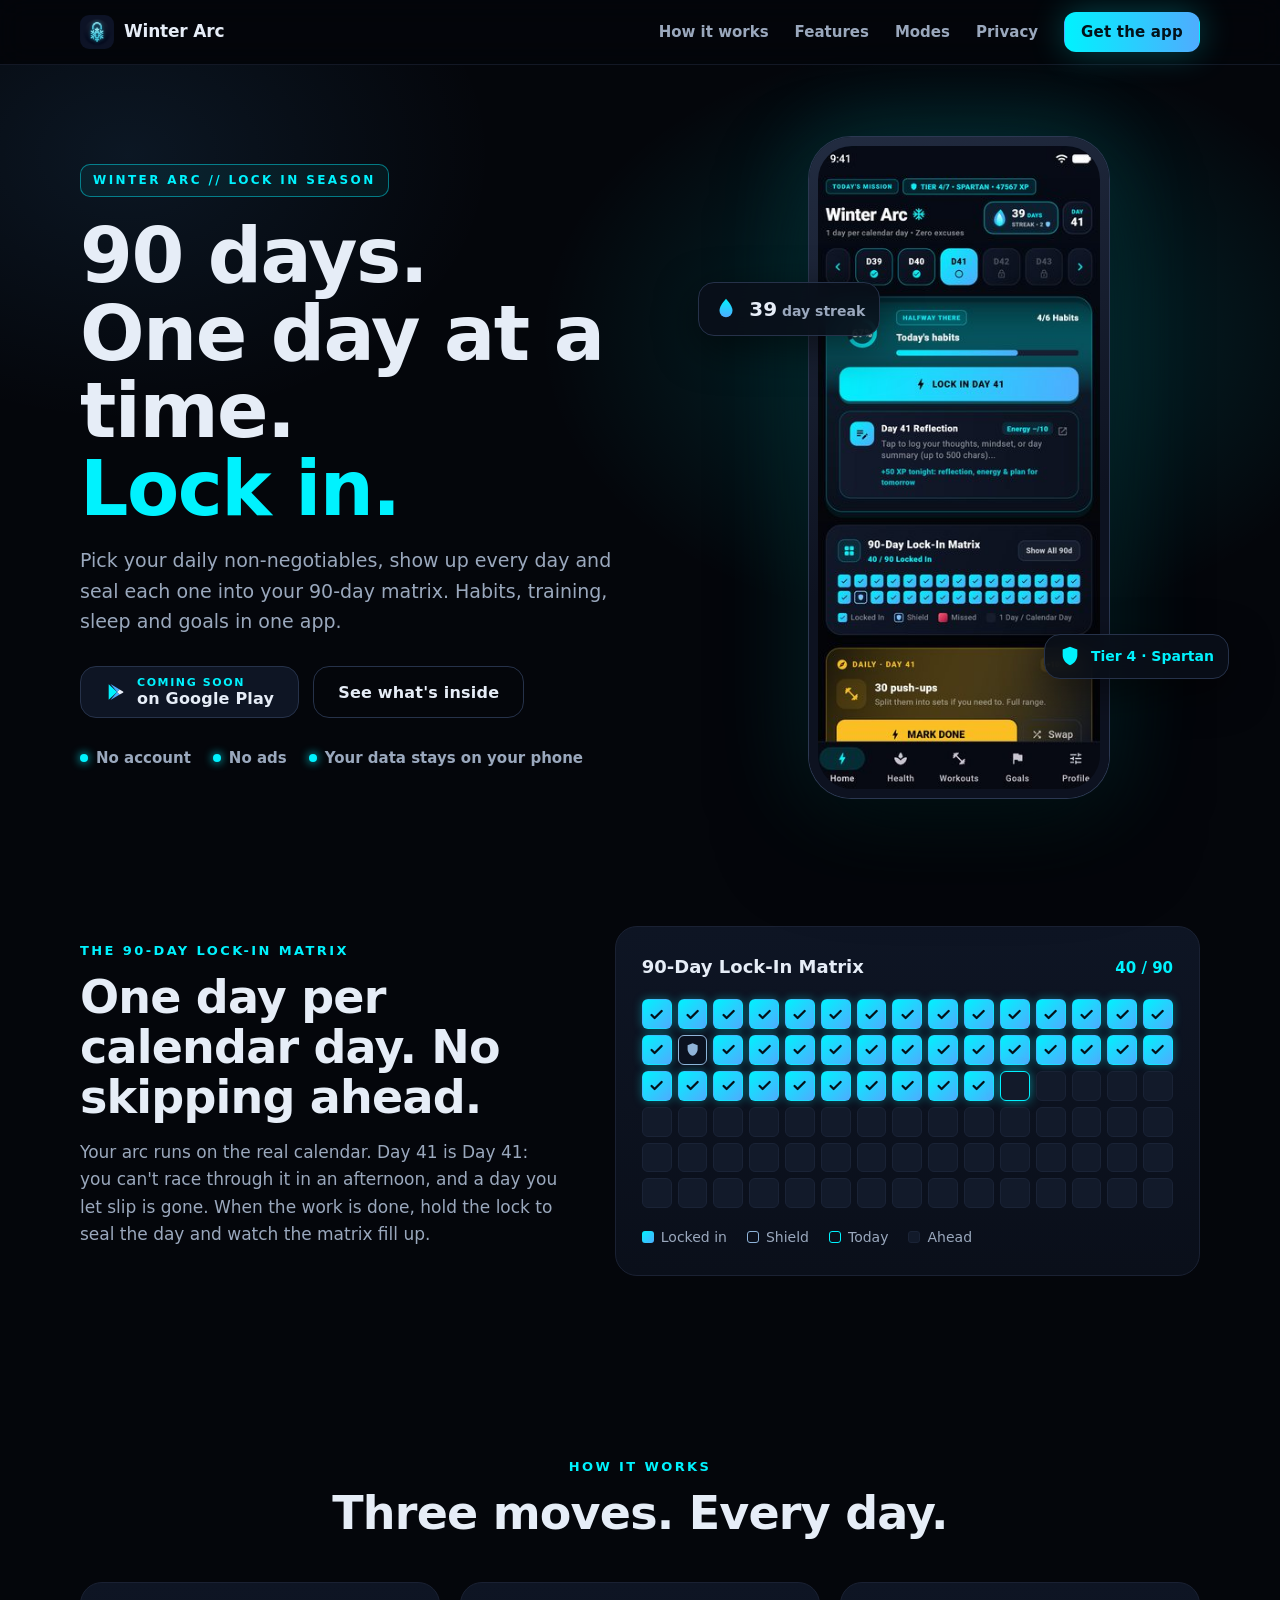
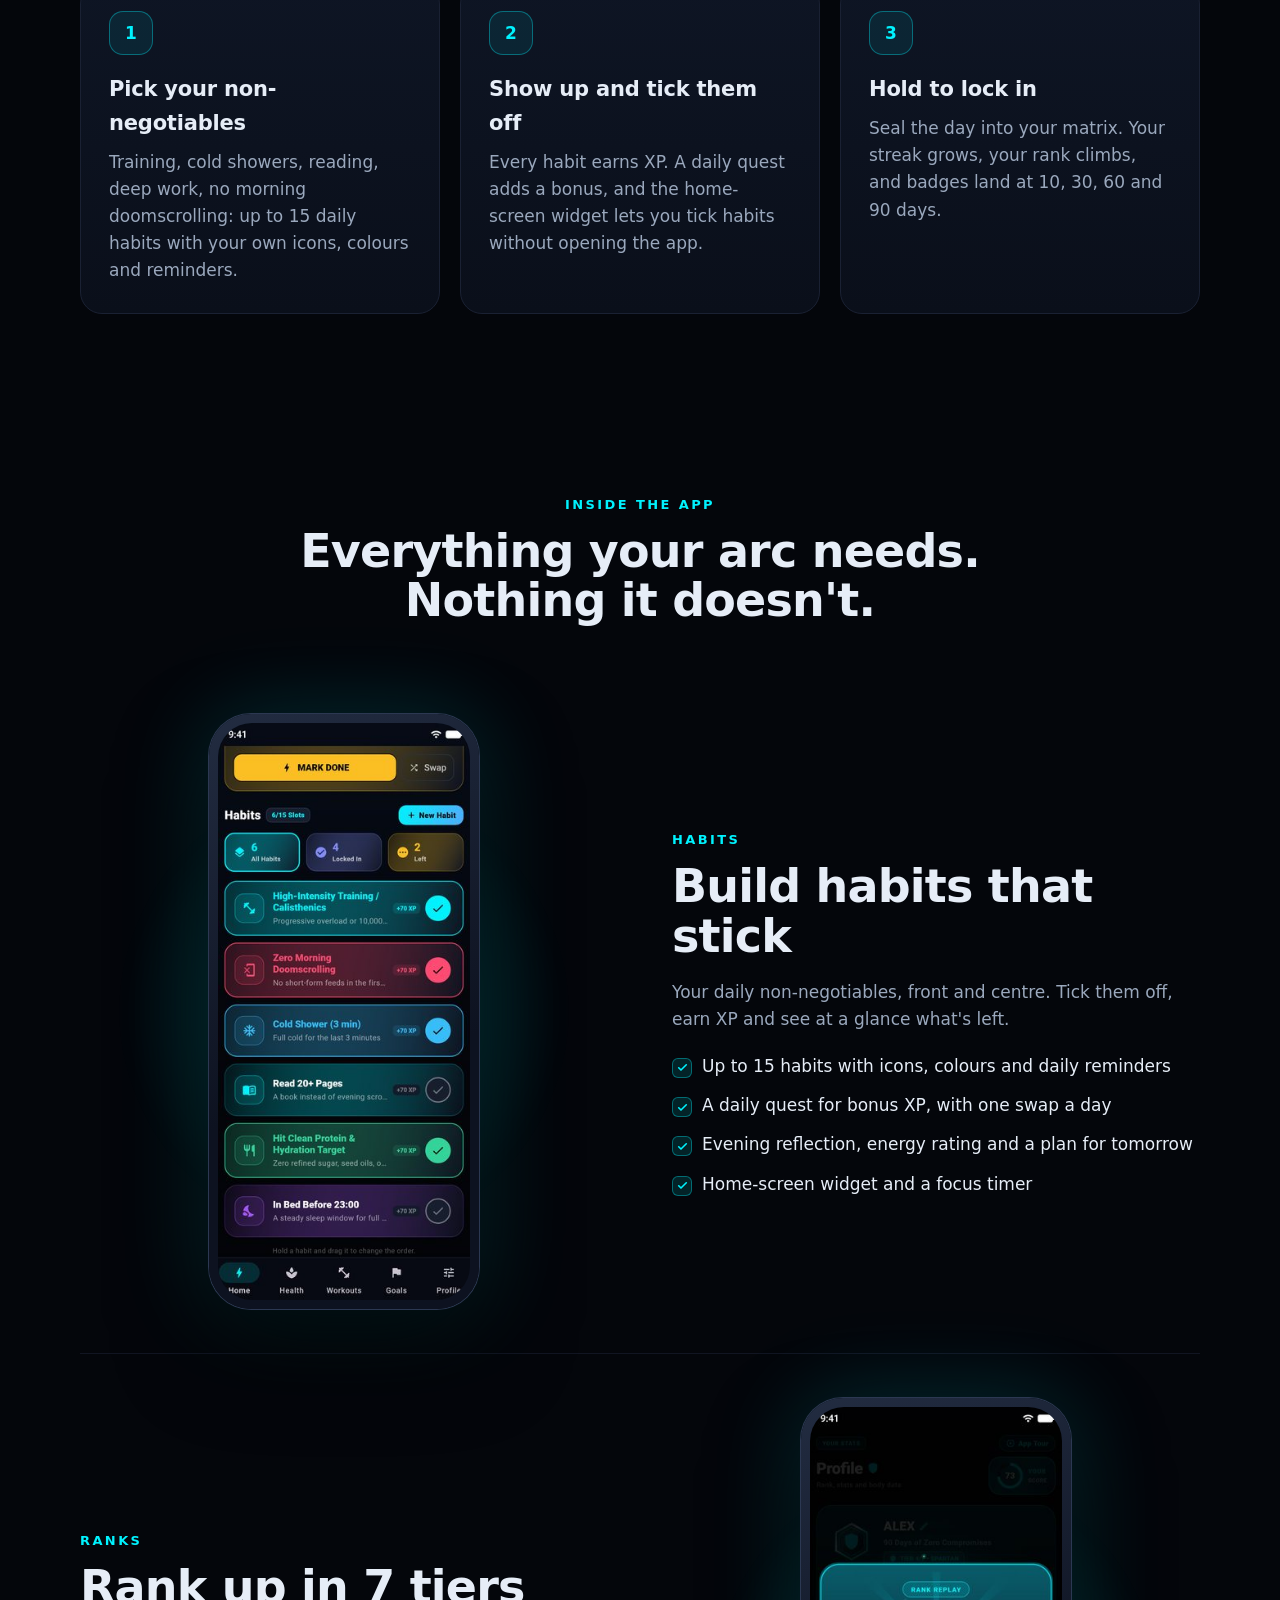
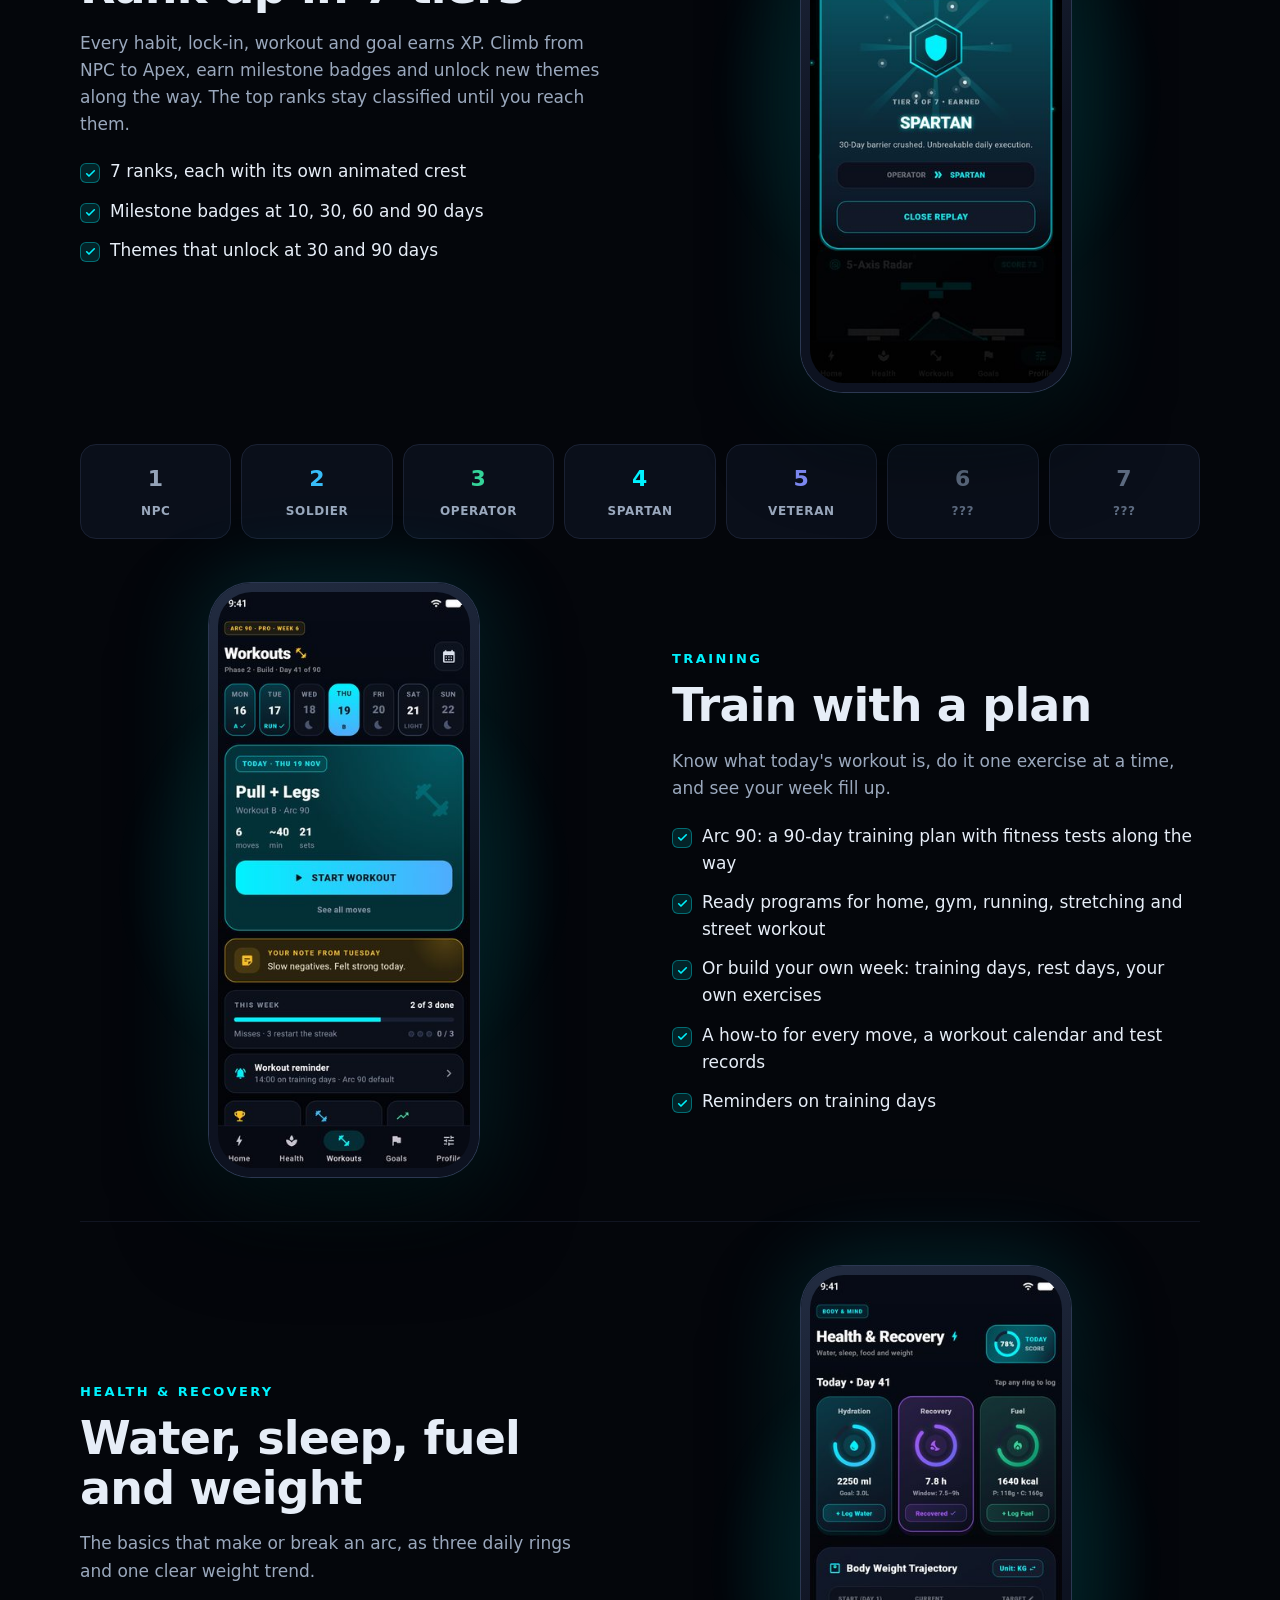
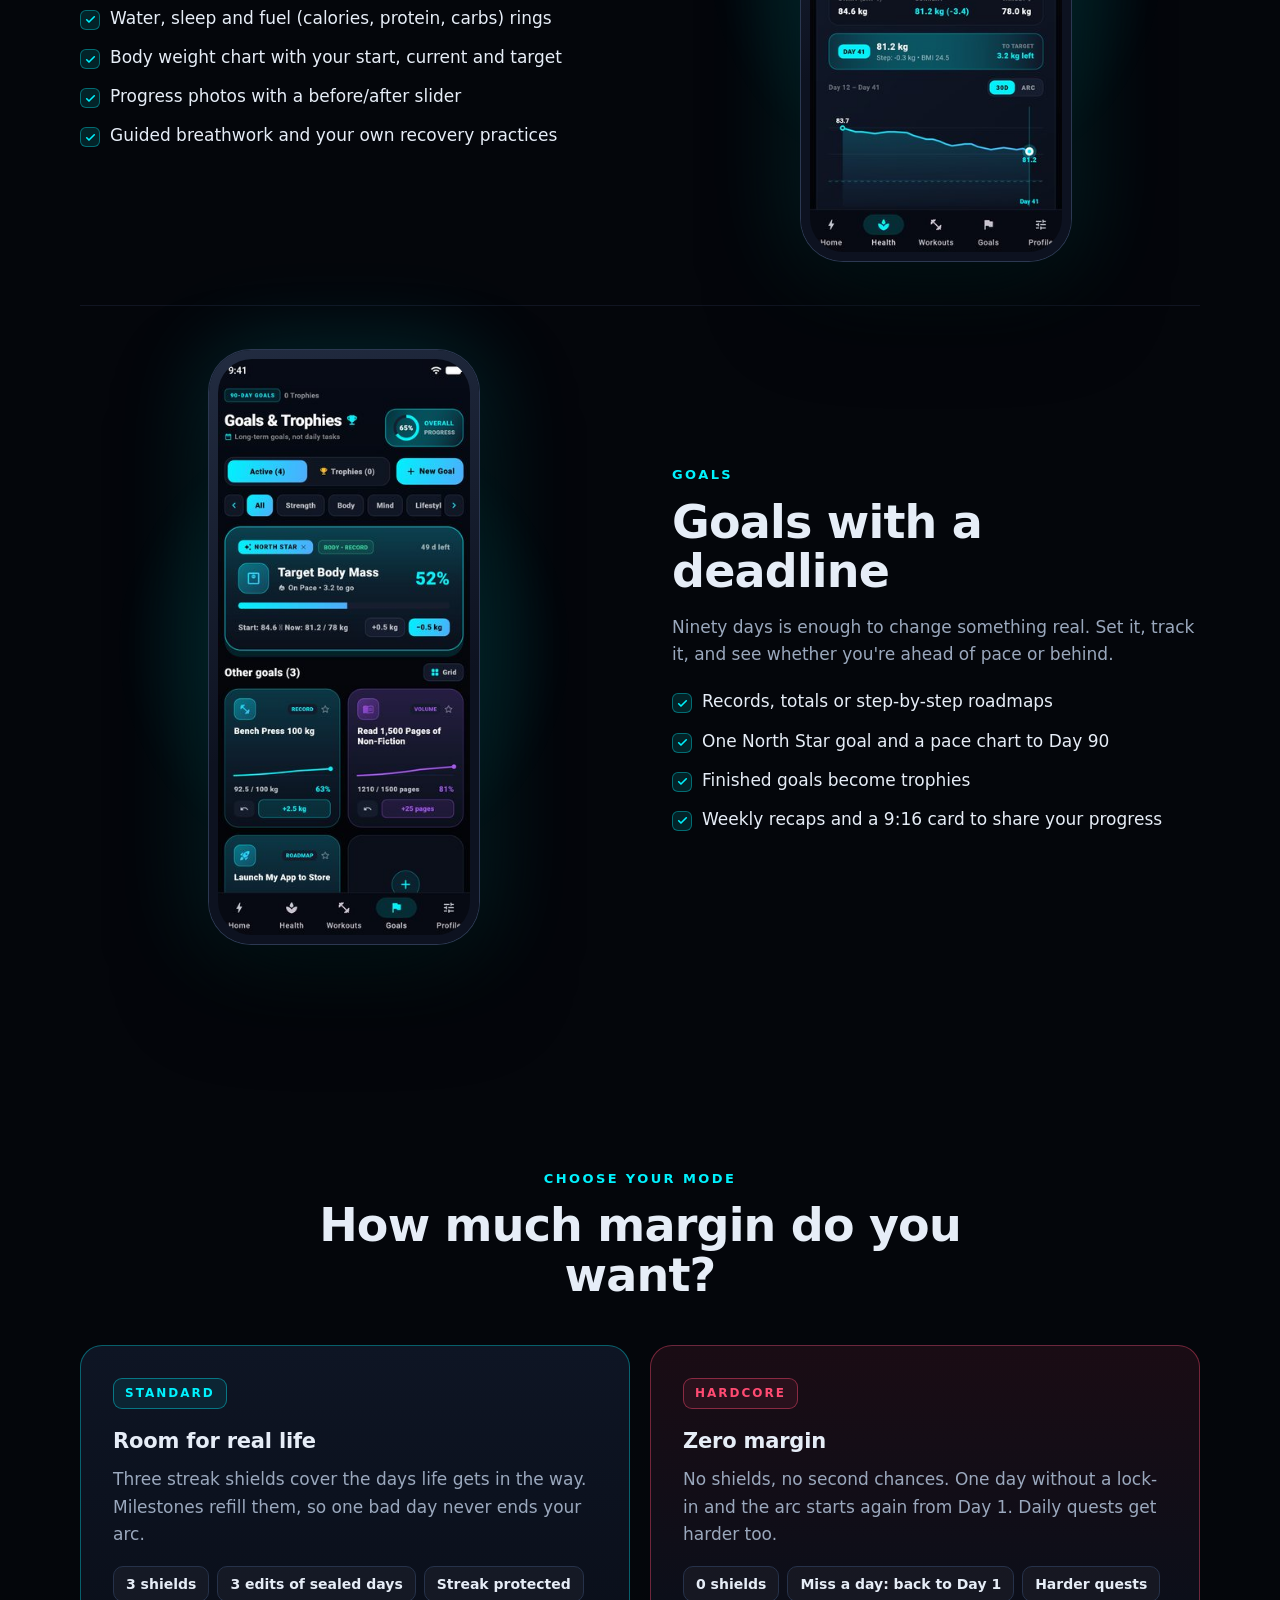
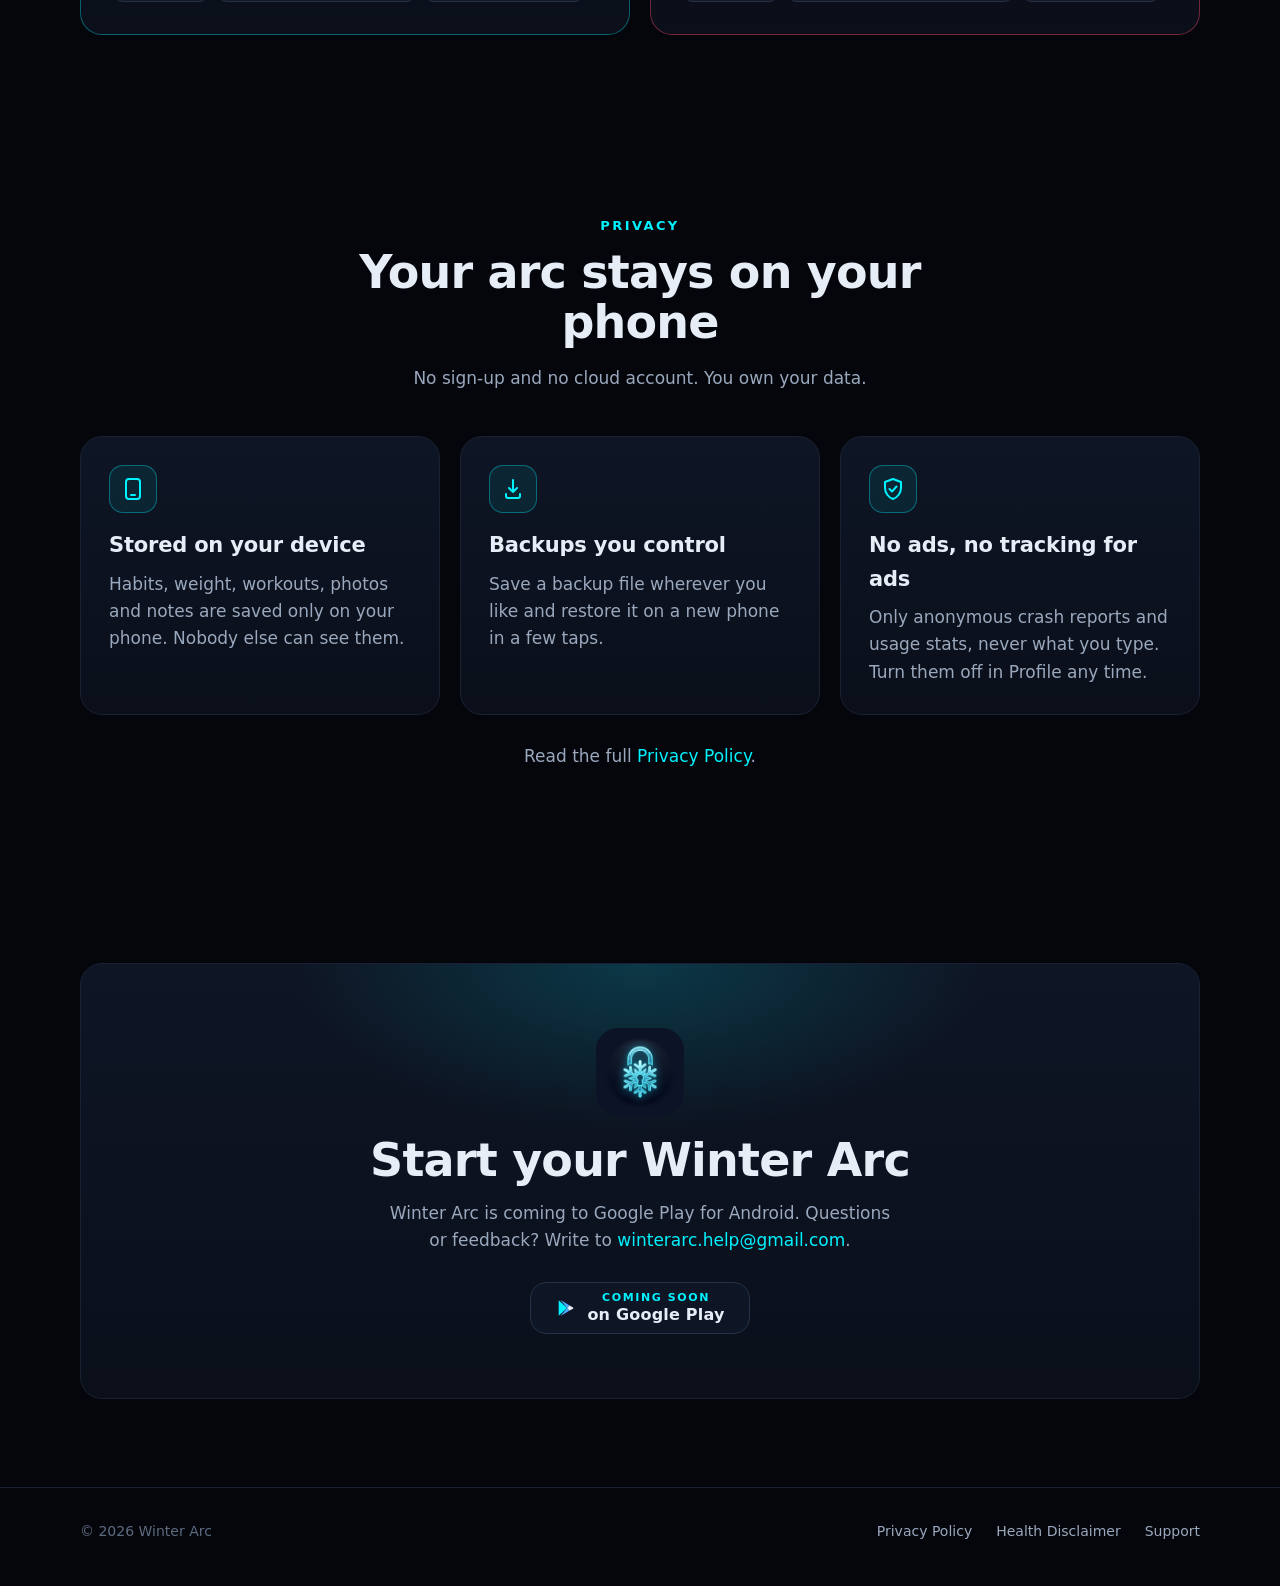
<file: index.html>
<!doctype html>
<html lang="en">
<head>
  <meta charset="utf-8">
  <meta name="viewport" content="width=device-width, initial-scale=1">
  <title>Winter Arc: 90 Day Challenge</title>
  <meta name="description" content="A 90-day discipline tracker for Android: daily habits, workouts, streaks and ranks. One day per calendar day. No account, no ads.">
  <meta name="theme-color" content="#04060b">
  <link rel="icon" type="image/png" sizes="32x32" href="assets/favicon-32.png">
  <link rel="icon" type="image/png" sizes="192x192" href="assets/icon-192.png">
  <link rel="apple-touch-icon" href="assets/apple-touch-icon.png">
  <link rel="canonical" href="https://winterarc-app.github.io/">

  <meta property="og:type" content="website">
  <meta property="og:title" content="Winter Arc: 90 Day Challenge">
  <meta property="og:description" content="90 days. One day at a time. Daily habits, workouts, streaks and ranks.">
  <meta property="og:url" content="https://winterarc-app.github.io/">
  <meta property="og:image" content="https://winterarc-app.github.io/assets/og-image.png">
  <meta name="twitter:card" content="summary_large_image">

  <link rel="stylesheet" href="assets/site.css">
</head>
<body>

<header class="site-header">
  <div class="wrap">
    <a class="brand" href="./"><img src="assets/icon-192.png" alt="">Winter Arc</a>
    <nav class="nav" aria-label="Main">
      <a href="#how">How it works</a>
      <a href="#features">Features</a>
      <a href="#modes">Modes</a>
      <a href="privacy-policy.html">Privacy</a>
      <a class="btn btn-primary btn-sm" href="#get">Get the app</a>
    </nav>
  </div>
</header>

<main>

  <!-- HERO -->
  <section class="hero">
    <div class="glow"></div>
    <div class="wrap">
      <div>
        <span class="eyebrow">Winter Arc // Lock in season</span>
        <h1>90 days.<br>One day at a time.<br><span class="accent">Lock in.</span></h1>
        <p class="lead">Pick your daily non-negotiables, show up every day and seal each one into your 90-day matrix. Habits, training, sleep and goals in one app.</p>
        <div class="cta-row">
          <span class="btn btn-soon" id="get" role="note" aria-label="Coming soon on Google Play">
            <svg width="22" height="22" viewBox="0 0 24 24" aria-hidden="true"><path d="M4 3.5v17l9.2-8.5L4 3.5z" fill="#00f2fe"/><path d="M13.2 12 16 9.4 6 3.2l7.2 8.8z" fill="#4facfe"/><path d="M13.2 12 6 20.8l10-6.2-2.8-2.6z" fill="#4facfe"/><path d="m16 9.4 3.6 2.1c.6.3.6 1.1 0 1.4L16 14.6 13.2 12 16 9.4z" fill="#e6edf7"/></svg>
            <span><small>COMING SOON</small>on Google Play</span>
          </span>
          <a class="btn btn-ghost" href="#features">See what's inside</a>
        </div>
        <ul class="trust">
          <li>No account</li>
          <li>No ads</li>
          <li>Your data stays on your phone</li>
        </ul>
      </div>

      <div class="hero-visual">
        <div class="chip chip-streak">
          <svg width="26" height="26" viewBox="0 0 24 24" aria-hidden="true"><path d="M12 2.5c3.6 4.2 6 7.6 6 11a6 6 0 0 1-12 0c0-3.4 2.4-6.8 6-11z" fill="url(#drop)"/><defs><linearGradient id="drop" x1="0" y1="0" x2="0" y2="1"><stop offset="0" stop-color="#00f2fe"/><stop offset="1" stop-color="#4facfe"/></linearGradient></defs></svg>
          <span><b>39</b> <span class="dim">day streak</span></span>
        </div>
        <div class="chip chip-rank">
          <svg width="22" height="22" viewBox="0 0 24 24" aria-hidden="true"><path d="M12 2 4 5v6c0 5 3.4 9.4 8 11 4.6-1.6 8-6 8-11V5l-8-3z" fill="#00f2fe"/></svg>
          Tier 4 · Spartan
        </div>
        <div class="phone">
          <img src="assets/screen-home-640.jpg" srcset="assets/screen-home-320.jpg 320w, assets/screen-home-480.jpg 480w, assets/screen-home-640.jpg 640w, assets/screen-home-960.jpg 960w, assets/screen-home-1280.jpg 1280w" sizes="min(282px, calc(78vw - 18px))" width="1280" height="2819" alt="Winter Arc home screen: Day 41, 4 of 6 habits done, the Lock In button and the 90-day matrix">
        </div>
      </div>
    </div>
  </section>

  <!-- MATRIX -->
  <section class="matrix-section" id="how">
    <div class="wrap">
      <div class="reveal">
        <span class="kicker">The 90-day lock-in matrix</span>
        <h2>One day per calendar day. No skipping ahead.</h2>
        <p class="muted">Your arc runs on the real calendar. Day 41 is Day 41: you can't race through it in an afternoon, and a day you let slip is gone. When the work is done, hold the lock to seal the day and watch the matrix fill up.</p>
      </div>
      <div class="card matrix-card reveal" aria-label="A 90-day matrix with 40 days locked in and one shielded day">
        <div class="matrix-top">
          <strong>90-Day Lock-In Matrix</strong>
          <span id="matrix-count">0 / 90</span>
        </div>
        <div class="matrix" id="matrix"></div>
        <div class="legend">
          <span><i style="background:linear-gradient(135deg,#00f2fe,#4facfe)"></i>Locked in</span>
          <span><i style="border:1.5px solid #8fb4d9"></i>Shield</span>
          <span><i style="border:1.5px solid #00f2fe"></i>Today</span>
          <span><i style="background:#121a2a;border:1px solid #1a2336"></i>Ahead</span>
        </div>
      </div>
    </div>
  </section>

  <!-- STEPS -->
  <section>
    <div class="wrap">
      <div class="section-head center reveal">
        <span class="kicker">How it works</span>
        <h2>Three moves. Every day.</h2>
      </div>
      <div class="steps">
        <div class="card step reveal">
          <div class="step-num">1</div>
          <h3>Pick your non-negotiables</h3>
          <p>Training, cold showers, reading, deep work, no morning doomscrolling: up to 15 daily habits with your own icons, colours and reminders.</p>
        </div>
        <div class="card step reveal">
          <div class="step-num">2</div>
          <h3>Show up and tick them off</h3>
          <p>Every habit earns XP. A daily quest adds a bonus, and the home-screen widget lets you tick habits without opening the app.</p>
        </div>
        <div class="card step reveal">
          <div class="step-num">3</div>
          <h3>Hold to lock in</h3>
          <p>Seal the day into your matrix. Your streak grows, your rank climbs, and badges land at 10, 30, 60 and 90 days.</p>
        </div>
      </div>
    </div>
  </section>

  <!-- FEATURES -->
  <section id="features">
    <div class="wrap">
      <div class="section-head center reveal">
        <span class="kicker">Inside the app</span>
        <h2>Everything your arc needs. Nothing it doesn't.</h2>
      </div>

      <div class="feature reveal">
        <div class="feature-media">
          <div class="phone"><img src="assets/screen-habits-640.jpg" srcset="assets/screen-habits-320.jpg 320w, assets/screen-habits-480.jpg 480w, assets/screen-habits-640.jpg 640w, assets/screen-habits-960.jpg 960w, assets/screen-habits-1280.jpg 1280w" sizes="min(252px, calc(70vw - 18px))" width="1280" height="2819" loading="lazy" alt="The habit list: six colour-coded daily habits, four of them done"></div>
        </div>
        <div>
          <span class="kicker">Habits</span>
          <h2>Build habits that stick</h2>
          <p class="muted">Your daily non-negotiables, front and centre. Tick them off, earn XP and see at a glance what's left.</p>
          <ul>
            <li>Up to 15 habits with icons, colours and daily reminders</li>
            <li>A daily quest for bonus XP, with one swap a day</li>
            <li>Evening reflection, energy rating and a plan for tomorrow</li>
            <li>Home-screen widget and a focus timer</li>
          </ul>
        </div>
      </div>

      <div class="feature flip reveal">
        <div class="feature-media">
          <div class="phone"><img src="assets/screen-rank-640.jpg" srcset="assets/screen-rank-320.jpg 320w, assets/screen-rank-480.jpg 480w, assets/screen-rank-640.jpg 640w, assets/screen-rank-960.jpg 960w, assets/screen-rank-1280.jpg 1280w" sizes="min(252px, calc(70vw - 18px))" width="1280" height="2819" loading="lazy" alt="A rank crest: Tier 4 of 7, Spartan"></div>
        </div>
        <div>
          <span class="kicker">Ranks</span>
          <h2>Rank up in 7 tiers</h2>
          <p class="muted">Every habit, lock-in, workout and goal earns XP. Climb from NPC to Apex, earn milestone badges and unlock new themes along the way. The top ranks stay classified until you reach them.</p>
          <ul>
            <li>7 ranks, each with its own animated crest</li>
            <li>Milestone badges at 10, 30, 60 and 90 days</li>
            <li>Themes that unlock at 30 and 90 days</li>
          </ul>
        </div>
      </div>

      <div class="ranks reveal" aria-label="The seven ranks">
        <div class="rank" style="--c:#94a3b8"><b>1</b>NPC</div>
        <div class="rank" style="--c:#38bdf8"><b>2</b>SOLDIER</div>
        <div class="rank" style="--c:#34d399"><b>3</b>OPERATOR</div>
        <div class="rank" style="--c:#00f2fe"><b>4</b>SPARTAN</div>
        <div class="rank" style="--c:#818cf8"><b>5</b>VETERAN</div>
        <div class="rank hidden-rank" style="--c:#5d6b80"><b>6</b>???</div>
        <div class="rank hidden-rank" style="--c:#5d6b80"><b>7</b>???</div>
      </div>

      <div class="feature reveal">
        <div class="feature-media">
          <div class="phone"><img src="assets/screen-workouts-640.jpg" srcset="assets/screen-workouts-320.jpg 320w, assets/screen-workouts-480.jpg 480w, assets/screen-workouts-640.jpg 640w, assets/screen-workouts-960.jpg 960w, assets/screen-workouts-1280.jpg 1280w" sizes="min(252px, calc(70vw - 18px))" width="1280" height="2819" loading="lazy" alt="Workouts: this week's training days, today's Arc 90 workout and a note from the last one"></div>
        </div>
        <div>
          <span class="kicker">Training</span>
          <h2>Train with a plan</h2>
          <p class="muted">Know what today's workout is, do it one exercise at a time, and see your week fill up.</p>
          <ul>
            <li>Arc 90: a 90-day training plan with fitness tests along the way</li>
            <li>Ready programs for home, gym, running, stretching and street workout</li>
            <li>Or build your own week: training days, rest days, your own exercises</li>
            <li>A how-to for every move, a workout calendar and test records</li>
            <li>Reminders on training days</li>
          </ul>
        </div>
      </div>

      <div class="feature flip reveal">
        <div class="feature-media">
          <div class="phone"><img src="assets/screen-health-640.jpg" srcset="assets/screen-health-320.jpg 320w, assets/screen-health-480.jpg 480w, assets/screen-health-640.jpg 640w, assets/screen-health-960.jpg 960w, assets/screen-health-1280.jpg 1280w" sizes="min(252px, calc(70vw - 18px))" width="1280" height="2819" loading="lazy" alt="Health &amp; Recovery: water, sleep and fuel rings and a body weight chart"></div>
        </div>
        <div>
          <span class="kicker">Health &amp; Recovery</span>
          <h2>Water, sleep, fuel and weight</h2>
          <p class="muted">The basics that make or break an arc, as three daily rings and one clear weight trend.</p>
          <ul>
            <li>Water, sleep and fuel (calories, protein, carbs) rings</li>
            <li>Body weight chart with your start, current and target</li>
            <li>Progress photos with a before/after slider</li>
            <li>Guided breathwork and your own recovery practices</li>
          </ul>
        </div>
      </div>

      <div class="feature reveal">
        <div class="feature-media">
          <div class="phone"><img src="assets/screen-goals-640.jpg" srcset="assets/screen-goals-320.jpg 320w, assets/screen-goals-480.jpg 480w, assets/screen-goals-640.jpg 640w, assets/screen-goals-960.jpg 960w, assets/screen-goals-1280.jpg 1280w" sizes="min(252px, calc(70vw - 18px))" width="1280" height="2819" loading="lazy" alt="Goals: a North Star weight goal on pace and three more goals"></div>
        </div>
        <div>
          <span class="kicker">Goals</span>
          <h2>Goals with a deadline</h2>
          <p class="muted">Ninety days is enough to change something real. Set it, track it, and see whether you're ahead of pace or behind.</p>
          <ul>
            <li>Records, totals or step-by-step roadmaps</li>
            <li>One North Star goal and a pace chart to Day 90</li>
            <li>Finished goals become trophies</li>
            <li>Weekly recaps and a 9:16 card to share your progress</li>
          </ul>
        </div>
      </div>
    </div>
  </section>

  <!-- MODES -->
  <section id="modes">
    <div class="wrap">
      <div class="section-head center reveal">
        <span class="kicker">Choose your mode</span>
        <h2>How much margin do you want?</h2>
      </div>
      <div class="modes">
        <div class="card mode mode-standard reveal">
          <span class="tag">STANDARD</span>
          <h3>Room for real life</h3>
          <p>Three streak shields cover the days life gets in the way. Milestones refill them, so one bad day never ends your arc.</p>
          <div class="facts"><span>3 shields</span><span>3 edits of sealed days</span><span>Streak protected</span></div>
        </div>
        <div class="card mode mode-hardcore reveal">
          <span class="tag">HARDCORE</span>
          <h3>Zero margin</h3>
          <p>No shields, no second chances. One day without a lock-in and the arc starts again from Day 1. Daily quests get harder too.</p>
          <div class="facts"><span>0 shields</span><span>Miss a day: back to Day 1</span><span>Harder quests</span></div>
        </div>
      </div>
    </div>
  </section>

  <!-- PRIVACY -->
  <section>
    <div class="wrap">
      <div class="section-head center reveal">
        <span class="kicker">Privacy</span>
        <h2>Your arc stays on your phone</h2>
        <p>No sign-up and no cloud account. You own your data.</p>
      </div>
      <div class="privacy-grid">
        <div class="card privacy-item reveal">
          <div class="icon-badge"><svg width="24" height="24" viewBox="0 0 24 24" aria-hidden="true"><rect x="5" y="2" width="14" height="20" rx="3" fill="none" stroke="#00f2fe" stroke-width="2"/><path d="M10 18h4" stroke="#00f2fe" stroke-width="2" stroke-linecap="round"/></svg></div>
          <h3>Stored on your device</h3>
          <p>Habits, weight, workouts, photos and notes are saved only on your phone. Nobody else can see them.</p>
        </div>
        <div class="card privacy-item reveal">
          <div class="icon-badge"><svg width="24" height="24" viewBox="0 0 24 24" aria-hidden="true"><path d="M12 3v12m0 0-4-4m4 4 4-4M5 17v2a2 2 0 0 0 2 2h10a2 2 0 0 0 2-2v-2" fill="none" stroke="#00f2fe" stroke-width="2" stroke-linecap="round" stroke-linejoin="round"/></svg></div>
          <h3>Backups you control</h3>
          <p>Save a backup file wherever you like and restore it on a new phone in a few taps.</p>
        </div>
        <div class="card privacy-item reveal">
          <div class="icon-badge"><svg width="24" height="24" viewBox="0 0 24 24" aria-hidden="true"><path d="M12 2 4 5v6c0 5 3.4 9.4 8 11 4.6-1.6 8-6 8-11V5l-8-3z" fill="none" stroke="#00f2fe" stroke-width="2" stroke-linejoin="round"/><path d="m8.5 12 2.5 2.5 4.5-5" fill="none" stroke="#00f2fe" stroke-width="2" stroke-linecap="round" stroke-linejoin="round"/></svg></div>
          <h3>No ads, no tracking for ads</h3>
          <p>Only anonymous crash reports and usage stats, never what you type. Turn them off in Profile any time.</p>
        </div>
      </div>
      <p class="muted reveal" style="text-align:center;margin-top:28px">Read the full <a href="privacy-policy.html">Privacy Policy</a>.</p>
    </div>
  </section>

  <!-- FINAL CTA -->
  <section>
    <div class="wrap">
      <div class="card final reveal">
        <img src="assets/icon-192.png" width="88" height="88" alt="Winter Arc app icon">
        <h2>Start your Winter Arc</h2>
        <p>Winter Arc is coming to Google Play for Android. Questions or feedback? Write to <a href="mailto:winterarc.help@gmail.com">winterarc.help@gmail.com</a>.</p>
        <div class="cta-row">
          <span class="btn btn-soon" role="note" aria-label="Coming soon on Google Play">
            <svg width="22" height="22" viewBox="0 0 24 24" aria-hidden="true"><path d="M4 3.5v17l9.2-8.5L4 3.5z" fill="#00f2fe"/><path d="M13.2 12 16 9.4 6 3.2l7.2 8.8z" fill="#4facfe"/><path d="M13.2 12 6 20.8l10-6.2-2.8-2.6z" fill="#4facfe"/><path d="m16 9.4 3.6 2.1c.6.3.6 1.1 0 1.4L16 14.6 13.2 12 16 9.4z" fill="#e6edf7"/></svg>
            <span><small>COMING SOON</small>on Google Play</span>
          </span>
        </div>
      </div>
    </div>
  </section>

</main>

<footer class="site-footer">
  <div class="wrap">
    <span>© 2026 Winter Arc</span>
    <nav aria-label="Footer">
      <a href="privacy-policy.html">Privacy Policy</a>
      <a href="privacy-policy.html#health">Health Disclaimer</a>
      <a href="mailto:winterarc.help@gmail.com">Support</a>
    </nav>
  </div>
</footer>

<script>
  // The matrix fills itself in when it scrolls into view: 40 days locked,
  // Day 17 saved by a shield, Day 41 is today.
  (function () {
    var LOCKED = 40, SHIELD = 17, TODAY = 41;
    var check = '<svg viewBox="0 0 24 24" aria-hidden="true"><path d="M5 12.5l4.2 4.2L19 7" fill="none" stroke="#03121a" stroke-width="3.2" stroke-linecap="round" stroke-linejoin="round"/></svg>';
    var shield = '<svg viewBox="0 0 24 24" aria-hidden="true"><path d="M12 3 5 6v5c0 4.4 3 8.3 7 9.7 4-1.4 7-5.3 7-9.7V6l-7-3z" fill="#8fb4d9"/></svg>';
    var grid = document.getElementById('matrix');
    var count = document.getElementById('matrix-count');
    var cells = [];
    for (var i = 1; i <= 90; i++) {
      var c = document.createElement('div');
      c.className = 'cell';
      c.innerHTML = i === SHIELD ? shield : check;
      grid.appendChild(c);
      cells.push(c);
    }
    var reduce = window.matchMedia('(prefers-reduced-motion: reduce)').matches;
    function fill() {
      var done = 0;
      cells.forEach(function (c, k) {
        var day = k + 1;
        if (day > TODAY) return;
        setTimeout(function () {
          if (day === SHIELD) c.classList.add('shield');
          else if (day === TODAY) c.classList.add('today');
          else c.classList.add('on');
          if (day !== TODAY) done++;
          count.textContent = done + ' / 90';
        }, reduce ? 0 : day * 28);
      });
    }
    if (!('IntersectionObserver' in window)) { fill(); }
    else {
      var io = new IntersectionObserver(function (es) {
        if (es[0].isIntersecting) { fill(); io.disconnect(); }
      }, { threshold: 0.4 });
      io.observe(grid);
    }

    // Sections fade up as they come into view.
    var items = document.querySelectorAll('.reveal');
    if (!('IntersectionObserver' in window) || reduce) {
      items.forEach(function (el) { el.classList.add('shown'); });
      return;
    }
    var ro = new IntersectionObserver(function (es) {
      es.forEach(function (e) {
        if (e.isIntersecting) { e.target.classList.add('shown'); ro.unobserve(e.target); }
      });
    }, { threshold: 0.12 });
    items.forEach(function (el) { ro.observe(el); });
  })();
</script>
</body>
</html>
</file>
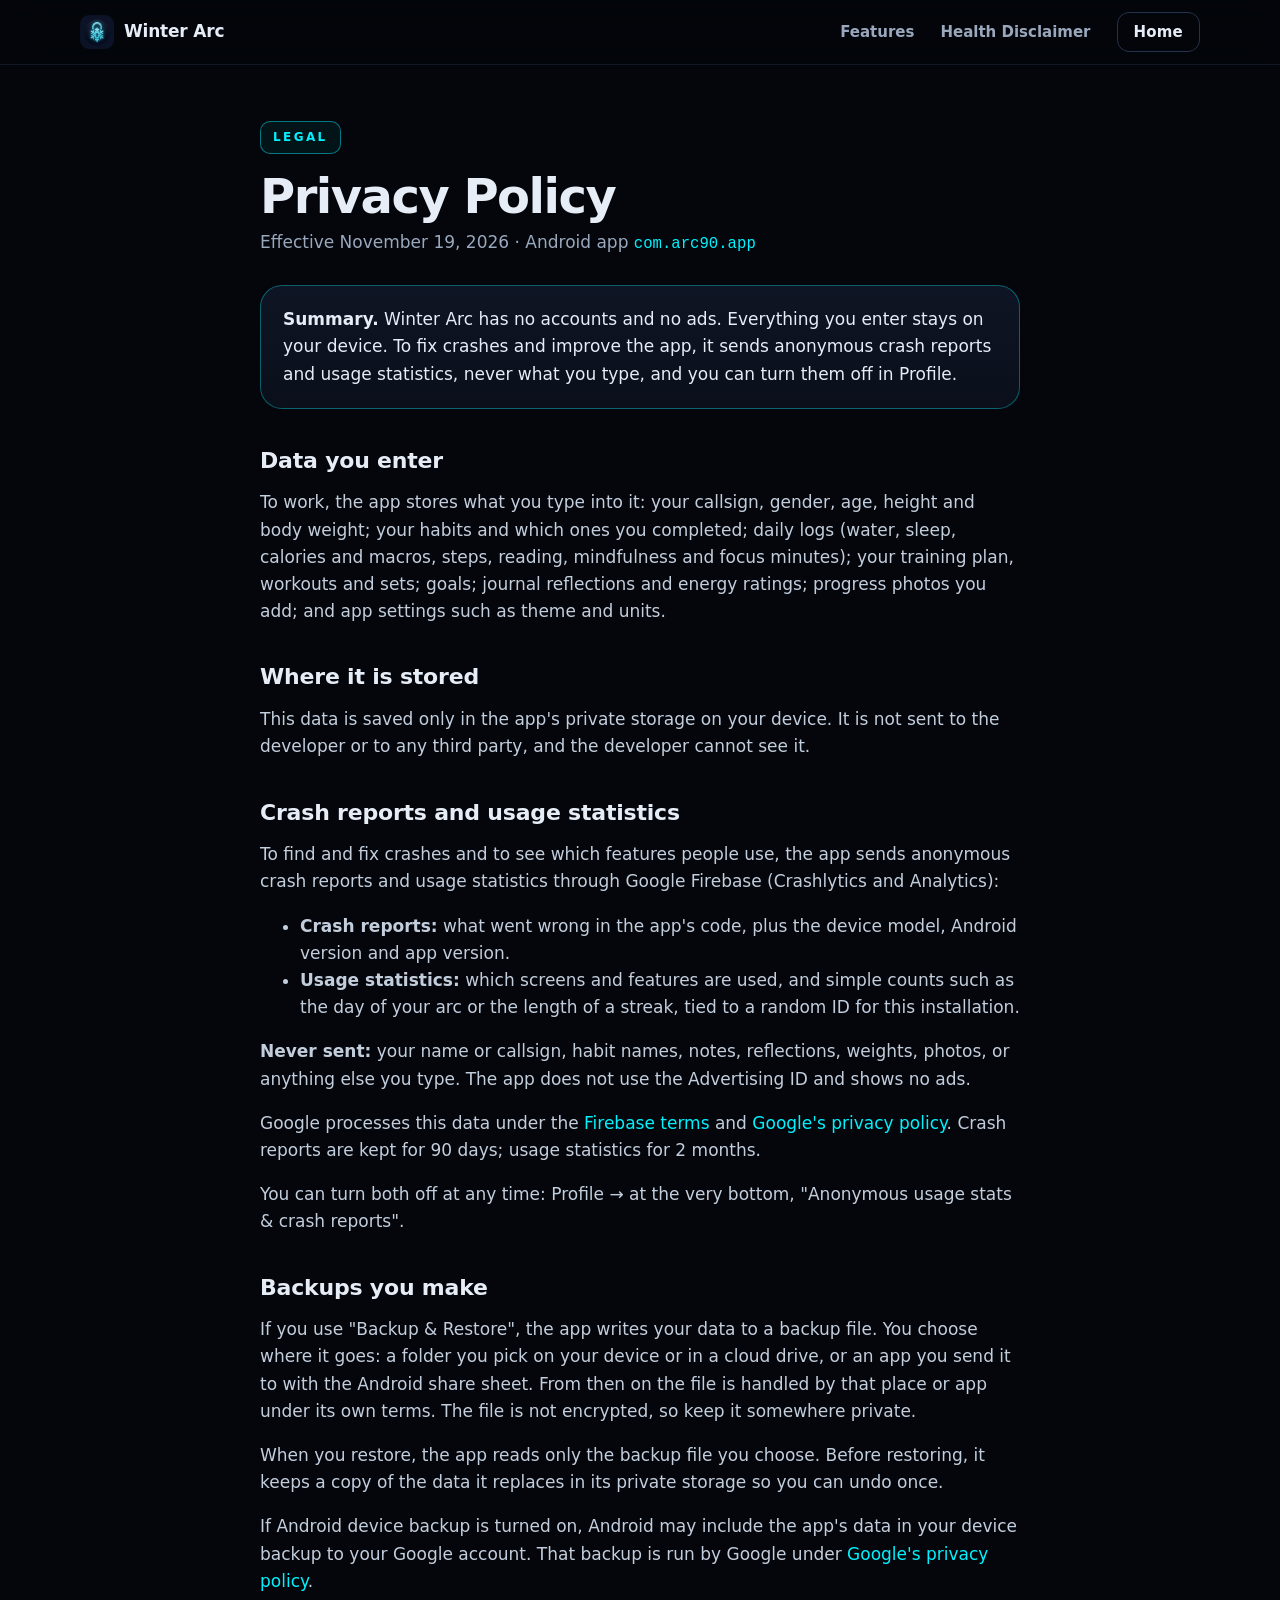
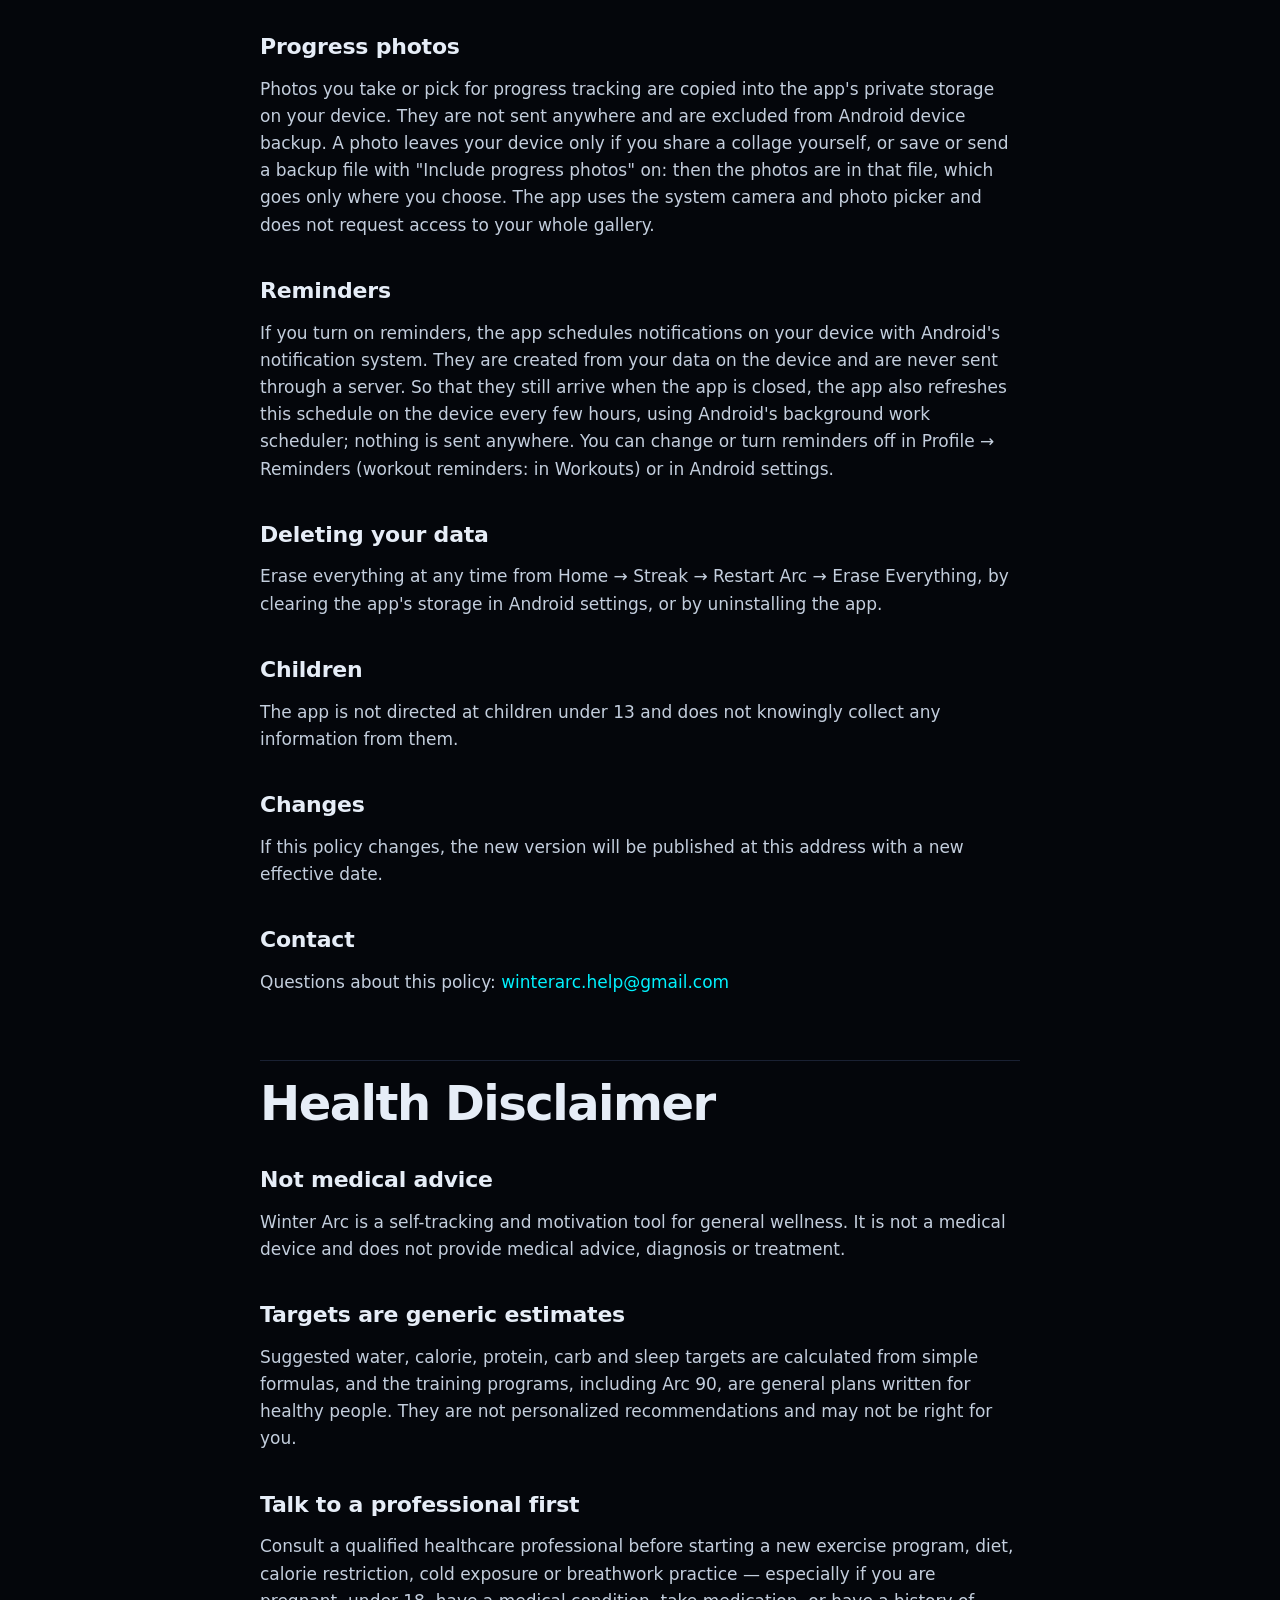
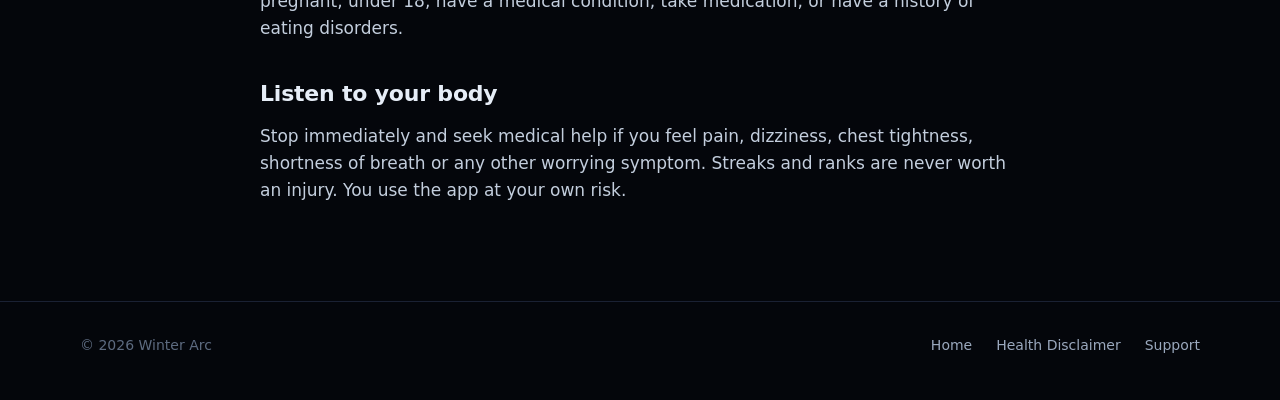
<file: privacy-policy.html>
<!doctype html>
<html lang="en">
<head>
  <meta charset="utf-8">
  <meta name="viewport" content="width=device-width, initial-scale=1">
  <title>Privacy Policy · Winter Arc</title>
  <meta name="description" content="Privacy Policy and Health Disclaimer for the Winter Arc: 90 Day Challenge Android app.">
  <meta name="theme-color" content="#04060b">
  <link rel="icon" type="image/png" sizes="32x32" href="assets/favicon-32.png">
  <link rel="icon" type="image/png" sizes="192x192" href="assets/icon-192.png">
  <link rel="apple-touch-icon" href="assets/apple-touch-icon.png">
  <link rel="canonical" href="https://winterarc-app.github.io/privacy-policy.html">
  <link rel="stylesheet" href="assets/site.css">
</head>
<body>

<header class="site-header">
  <div class="wrap">
    <a class="brand" href="./"><img src="assets/icon-192.png" alt="">Winter Arc</a>
    <nav class="nav" aria-label="Main">
      <a href="./#features">Features</a>
      <a href="#health">Health Disclaimer</a>
      <a class="btn btn-ghost btn-sm" href="./">Home</a>
    </nav>
  </div>
</header>

<main class="legal">
  <div class="wrap">
    <span class="eyebrow">Legal</span>
    <h1>Privacy Policy</h1>
    <p class="meta">Effective November 19, 2026 · Android app <code>com.arc90.app</code></p>

    <div class="card summary">
      <p><strong>Summary.</strong> Winter Arc has no accounts and no ads. Everything you enter stays on your
      device. To fix crashes and improve the app, it sends anonymous crash reports and usage statistics, never
      what you type, and you can turn them off in Profile.</p>
    </div>

    <h2>Data you enter</h2>
    <p>To work, the app stores what you type into it: your callsign, gender, age, height and body weight;
    your habits and which ones you completed; daily logs (water, sleep, calories and macros, steps, reading,
    mindfulness and focus minutes); your training plan, workouts and sets; goals; journal reflections and energy ratings; progress
    photos you add; and app settings such as theme and units.</p>

    <h2>Where it is stored</h2>
    <p>This data is saved only in the app's private storage on your device. It is not sent to the developer or
    to any third party, and the developer cannot see it.</p>

    <h2>Crash reports and usage statistics</h2>
    <p>To find and fix crashes and to see which features people use, the app sends anonymous crash reports and
    usage statistics through Google Firebase (Crashlytics and Analytics):</p>
    <ul>
      <li><strong>Crash reports:</strong> what went wrong in the app's code, plus the device model, Android
      version and app version.</li>
      <li><strong>Usage statistics:</strong> which screens and features are used, and simple counts such as the
      day of your arc or the length of a streak, tied to a random ID for this installation.</li>
    </ul>
    <p><strong>Never sent:</strong> your name or callsign, habit names, notes, reflections, weights, photos, or
    anything else you type. The app does not use the Advertising ID and shows no ads.</p>
    <p>Google processes this data under the <a href="https://firebase.google.com/terms/data-processing-terms">Firebase
    terms</a> and <a href="https://policies.google.com/privacy">Google's privacy policy</a>. Crash reports are kept
    for 90 days; usage statistics for 2 months.</p>
    <p>You can turn both off at any time: Profile → at the very bottom, "Anonymous usage stats &amp; crash
    reports".</p>

    <h2>Backups you make</h2>
    <p>If you use "Backup &amp; Restore", the app writes your data to a backup file. You choose where it goes: a
    folder you pick on your device or in a cloud drive, or an app you send it to with the Android share sheet.
    From then on the file is handled by that place or app under its own terms. The file is not encrypted, so
    keep it somewhere private.</p>
    <p>When you restore, the app reads only the backup file you choose. Before restoring, it keeps a copy of the
    data it replaces in its private storage so you can undo once.</p>
    <p>If Android device backup is turned on, Android may include the app's data in your device backup to your
    Google account. That backup is run by Google under
    <a href="https://policies.google.com/privacy">Google's privacy policy</a>.</p>

    <h2>Progress photos</h2>
    <p>Photos you take or pick for progress tracking are copied into the app's private storage on your device.
    They are not sent anywhere and are excluded from Android device backup. A photo leaves your device only if
    you share a collage yourself, or save or send a backup file with "Include progress photos" on: then the
    photos are in that file, which goes only where you choose. The app uses the system camera and photo picker
    and does not request access to your whole gallery.</p>

    <h2>Reminders</h2>
    <p>If you turn on reminders, the app schedules notifications on your device with Android's notification
    system. They are created from your data on the device and are never sent through a server. So that they
    still arrive when the app is closed, the app also refreshes this schedule on the device every few hours,
    using Android's background work scheduler; nothing is sent anywhere. You can change or turn reminders off
    in Profile → Reminders (workout reminders: in Workouts) or in Android settings.</p>

    <h2>Deleting your data</h2>
    <p>Erase everything at any time from Home → Streak → Restart Arc → Erase Everything, by clearing the app's
    storage in Android settings, or by uninstalling the app.</p>

    <h2>Children</h2>
    <p>The app is not directed at children under 13 and does not knowingly collect any information from them.</p>

    <h2>Changes</h2>
    <p>If this policy changes, the new version will be published at this address with a new effective date.</p>

    <h2>Contact</h2>
    <p>Questions about this policy: <a href="mailto:winterarc.help@gmail.com">winterarc.help@gmail.com</a></p>

    <hr>

    <h1 id="health">Health Disclaimer</h1>

    <h2>Not medical advice</h2>
    <p>Winter Arc is a self-tracking and motivation tool for general wellness. It is not a medical device and
    does not provide medical advice, diagnosis or treatment.</p>

    <h2>Targets are generic estimates</h2>
    <p>Suggested water, calorie, protein, carb and sleep targets are calculated from simple formulas, and the
    training programs, including Arc 90, are general plans written for healthy people. They are not
    personalized recommendations and may not be right for you.</p>

    <h2>Talk to a professional first</h2>
    <p>Consult a qualified healthcare professional before starting a new exercise program, diet, calorie
    restriction, cold exposure or breathwork practice — especially if you are pregnant, under 18, have a
    medical condition, take medication, or have a history of eating disorders.</p>

    <h2>Listen to your body</h2>
    <p>Stop immediately and seek medical help if you feel pain, dizziness, chest tightness, shortness of breath
    or any other worrying symptom. Streaks and ranks are never worth an injury. You use the app at your own risk.</p>
  </div>
</main>

<footer class="site-footer">
  <div class="wrap">
    <span>© 2026 Winter Arc</span>
    <nav aria-label="Footer">
      <a href="./">Home</a>
      <a href="#health">Health Disclaimer</a>
      <a href="mailto:winterarc.help@gmail.com">Support</a>
    </nav>
  </div>
</footer>

</body>
</html>
</file>
<file: assets/site.css>
﻿/* Winter Arc website: the app's look (deep night, cyan glow).
   No web fonts, no trackers: the system font, nothing loaded from elsewhere. */

:root {
  --bg: #04060b;
  --surface: #0a0f1a;
  --surface-2: #0e1524;
  --border: #1a2133;
  --border-strong: #26324a;
  --text: #e6edf7;
  --muted: #9aa8bd;
  --faint: #5d6b80;
  --cyan: #00f2fe;
  --blue: #4facfe;
  --red: #ff4b72;
  --gold: #fbbf24;
  --radius: 22px;
  --max: 1120px;
  color-scheme: dark;
}

* { box-sizing: border-box; }

html { scroll-behavior: smooth; }

body {
  margin: 0;
  background: var(--bg);
  color: var(--text);
  font: 17px/1.6 system-ui, -apple-system, "Segoe UI", Roboto, "Helvetica Neue", Arial, sans-serif;
  -webkit-font-smoothing: antialiased;
  overflow-x: hidden;
}

img { display: block; max-width: 100%; }

a { color: var(--cyan); text-decoration: none; }
a:hover { text-decoration: underline; }

.wrap { width: min(var(--max), 100% - 32px); margin-inline: auto; }

/* ---- Background glow ---------------------------------------------------- */

.glow {
  position: absolute;
  inset: 0 0 auto 0;
  height: 900px;
  pointer-events: none;
  background:
    radial-gradient(600px 420px at 75% 30%, rgba(0, 242, 254, 0.16), transparent 70%),
    radial-gradient(520px 380px at 10% 10%, rgba(79, 172, 254, 0.10), transparent 70%);
  z-index: 0;
}

/* ---- Header ------------------------------------------------------------- */

.site-header {
  position: sticky;
  top: 0;
  z-index: 20;
  background: rgba(4, 6, 11, 0.72);
  backdrop-filter: blur(14px);
  -webkit-backdrop-filter: blur(14px);
  border-bottom: 1px solid rgba(26, 33, 51, 0.7);
}

.site-header .wrap {
  display: flex;
  align-items: center;
  justify-content: space-between;
  height: 64px;
  gap: 16px;
}

.brand {
  display: flex;
  align-items: center;
  gap: 10px;
  color: var(--text);
  font-weight: 900;
  letter-spacing: -0.2px;
}
.brand:hover { text-decoration: none; }
.brand img { width: 34px; height: 34px; border-radius: 9px; }

.nav { display: flex; align-items: center; gap: 26px; }
.nav a { color: var(--muted); font-size: 15px; font-weight: 600; }
.nav a:hover { color: var(--text); text-decoration: none; }
.nav a.btn-primary { color: #03121a; }
.nav a.btn-ghost { color: var(--text); }

/* ---- Buttons ------------------------------------------------------------ */

.btn {
  display: inline-flex;
  align-items: center;
  justify-content: center;
  gap: 10px;
  min-height: 52px;
  padding: 0 24px;
  border-radius: 16px;
  font-weight: 800;
  font-size: 16px;
  letter-spacing: 0.2px;
  border: 1px solid transparent;
  white-space: nowrap;
}
.btn:hover { text-decoration: none; }

.btn-primary {
  color: #03121a;
  background: linear-gradient(90deg, var(--cyan), var(--blue));
  box-shadow: 0 0 34px rgba(0, 242, 254, 0.28);
}

.btn-soon {
  color: var(--text);
  background: var(--surface-2);
  border-color: var(--border-strong);
  cursor: default;
}
.btn-soon small {
  display: block;
  font-size: 11px;
  font-weight: 700;
  letter-spacing: 1.6px;
  color: var(--cyan);
  line-height: 1.2;
}
.btn-soon span { display: block; line-height: 1.25; }

.btn-ghost { color: var(--text); border-color: var(--border-strong); }
.btn-ghost:hover { border-color: var(--cyan); }

.btn-sm { min-height: 40px; padding: 0 16px; font-size: 14px; border-radius: 12px; }

/* ---- Hero --------------------------------------------------------------- */

.hero {
  position: relative;
  padding: 72px 0 40px;
}
.hero .wrap {
  position: relative;
  z-index: 1;
  display: grid;
  grid-template-columns: 1.1fr 0.9fr;
  align-items: center;
  gap: 48px;
}

.eyebrow {
  display: inline-block;
  padding: 6px 12px;
  border: 1px solid rgba(0, 242, 254, 0.45);
  border-radius: 10px;
  color: var(--cyan);
  font-size: 12px;
  font-weight: 800;
  letter-spacing: 2.4px;
  text-transform: uppercase;
  background: rgba(0, 242, 254, 0.06);
}

h1 {
  margin: 20px 0 18px;
  font-size: clamp(42px, 6.4vw, 76px);
  line-height: 1.02;
  font-weight: 900;
  letter-spacing: -1.5px;
}

.accent { color: var(--cyan); }

.lead {
  max-width: 540px;
  margin: 0 0 30px;
  color: var(--muted);
  font-size: 19px;
}

.cta-row { display: flex; flex-wrap: wrap; gap: 14px; }

.trust {
  display: flex;
  flex-wrap: wrap;
  gap: 8px 22px;
  margin: 28px 0 0;
  padding: 0;
  list-style: none;
  color: var(--muted);
  font-size: 15px;
  font-weight: 600;
}
.trust li { display: flex; align-items: center; gap: 8px; }
.trust li::before {
  content: "";
  width: 8px;
  height: 8px;
  border-radius: 50%;
  background: var(--cyan);
  box-shadow: 0 0 10px var(--cyan);
}

.hero-visual { position: relative; display: flex; justify-content: center; }

.chip {
  position: absolute;
  z-index: 2;
  display: flex;
  align-items: center;
  gap: 10px;
  padding: 10px 14px;
  border-radius: 16px;
  background: rgba(10, 15, 26, 0.88);
  border: 1px solid var(--border-strong);
  box-shadow: 0 12px 40px rgba(0, 0, 0, 0.5);
  backdrop-filter: blur(10px);
  -webkit-backdrop-filter: blur(10px);
  font-size: 14px;
  font-weight: 700;
  white-space: nowrap;
}
.chip b { font-size: 20px; font-weight: 900; }
.chip .dim { color: var(--muted); font-weight: 600; }
.chip-streak { left: -4%; top: 22%; }
.chip-rank { right: -6%; bottom: 18%; color: var(--cyan); }
.chip svg { flex: none; }

/* ---- Phone -------------------------------------------------------------- */

.phone {
  position: relative;
  width: min(300px, 78vw);
  aspect-ratio: 540 / 1189;
  border-radius: 42px;
  padding: 9px;
  background: linear-gradient(160deg, #222c41, #0d1220 60%);
  box-shadow:
    0 0 0 1px #2c3852,
    0 40px 90px rgba(0, 0, 0, 0.6),
    0 0 90px rgba(0, 242, 254, 0.18);
}
.phone img {
  width: 100%;
  height: 100%;
  object-fit: cover;
  border-radius: 34px;
}

/* ---- Sections ----------------------------------------------------------- */

section { position: relative; padding: 88px 0; }

.section-head { max-width: 680px; margin: 0 0 44px; }
.section-head.center { margin-inline: auto; text-align: center; }

.kicker {
  color: var(--cyan);
  font-size: 13px;
  font-weight: 800;
  letter-spacing: 2.4px;
  text-transform: uppercase;
}

h2 {
  margin: 10px 0 14px;
  font-size: clamp(30px, 4.2vw, 46px);
  line-height: 1.08;
  font-weight: 900;
  letter-spacing: -0.8px;
}

h3 { margin: 0 0 8px; font-size: 21px; font-weight: 800; letter-spacing: -0.2px; }

.section-head p, .muted { color: var(--muted); }

.card {
  background: linear-gradient(180deg, var(--surface-2), var(--surface));
  border: 1px solid var(--border);
  border-radius: var(--radius);
}

/* ---- The 90-day matrix -------------------------------------------------- */

.matrix-section .wrap {
  display: grid;
  grid-template-columns: 0.9fr 1.1fr;
  gap: 56px;
  align-items: center;
}

.matrix-card { padding: 26px; }

.matrix-top {
  display: flex;
  align-items: baseline;
  justify-content: space-between;
  gap: 12px;
  margin-bottom: 18px;
}
.matrix-top strong { font-size: 18px; }
.matrix-top span { color: var(--cyan); font-weight: 800; font-size: 15px; }

.matrix {
  display: grid;
  grid-template-columns: repeat(15, 1fr);
  gap: 6px;
}
.cell {
  aspect-ratio: 1;
  border-radius: 6px;
  background: #121a2a;
  border: 1px solid #1a2336;
  display: grid;
  place-items: center;
  transition: background 0.35s ease, box-shadow 0.35s ease, border-color 0.35s ease, transform 0.35s ease;
}
.cell svg { width: 62%; height: 62%; opacity: 0; transition: opacity 0.3s ease; }
.cell.on {
  background: linear-gradient(135deg, var(--cyan), var(--blue));
  border-color: transparent;
  box-shadow: 0 0 10px rgba(0, 242, 254, 0.35);
}
.cell.on svg { opacity: 1; }
.cell.shield { background: #0b1220; border: 1.5px solid #8fb4d9; }
.cell.shield svg { opacity: 1; }
.cell.today { border: 1.5px solid var(--cyan); box-shadow: 0 0 12px rgba(0, 242, 254, 0.5); }

.legend {
  display: flex;
  flex-wrap: wrap;
  gap: 8px 20px;
  margin-top: 18px;
  color: var(--muted);
  font-size: 14px;
}
.legend i {
  display: inline-block;
  width: 12px;
  height: 12px;
  margin-right: 7px;
  border-radius: 3px;
  vertical-align: -1px;
}

/* ---- Steps -------------------------------------------------------------- */

.steps {
  display: grid;
  grid-template-columns: repeat(3, 1fr);
  gap: 20px;
  counter-reset: step;
}
.step { padding: 28px; }
.step-num {
  display: grid;
  place-items: center;
  width: 44px;
  height: 44px;
  margin-bottom: 18px;
  border-radius: 14px;
  color: var(--cyan);
  font-weight: 900;
  background: rgba(0, 242, 254, 0.08);
  border: 1px solid rgba(0, 242, 254, 0.35);
}
.step p { margin: 0; color: var(--muted); }

/* ---- Feature rows ------------------------------------------------------- */

.feature {
  display: grid;
  grid-template-columns: 1fr 1fr;
  gap: 64px;
  align-items: center;
  padding: 44px 0;
}
.feature + .feature { border-top: 1px solid rgba(26, 33, 51, 0.6); }
.feature.flip .feature-media { order: 2; }
.feature-media { display: flex; justify-content: center; position: relative; }
.feature-media::before {
  content: "";
  position: absolute;
  inset: 12% 8%;
  background: radial-gradient(closest-side, rgba(0, 242, 254, 0.18), transparent);
  filter: blur(10px);
}
.feature-media .phone { width: min(270px, 70vw); }

.feature ul {
  margin: 20px 0 0;
  padding: 0;
  list-style: none;
  display: grid;
  gap: 12px;
}
.feature li {
  position: relative;
  padding-left: 30px;
  color: var(--text);
}
.feature li::before {
  content: "";
  position: absolute;
  left: 0;
  top: 5px;
  width: 18px;
  height: 18px;
  border-radius: 6px;
  background: rgba(0, 242, 254, 0.12) url("data:image/svg+xml,%3Csvg xmlns='http://www.w3.org/2000/svg' viewBox='0 0 24 24'%3E%3Cpath d='M5 12.5l4.2 4.2L19 7' fill='none' stroke='%2300f2fe' stroke-width='3' stroke-linecap='round' stroke-linejoin='round'/%3E%3C/svg%3E") center / 13px no-repeat;
  border: 1px solid rgba(0, 242, 254, 0.35);
}

/* ---- Modes -------------------------------------------------------------- */

.modes { display: grid; grid-template-columns: 1fr 1fr; gap: 20px; }
.mode { padding: 32px; position: relative; overflow: hidden; }
.mode .tag {
  display: inline-block;
  margin-bottom: 16px;
  padding: 5px 11px;
  border-radius: 9px;
  font-size: 12px;
  font-weight: 800;
  letter-spacing: 2px;
}
.mode p { color: var(--muted); margin: 0 0 18px; }
.mode .facts { display: flex; flex-wrap: wrap; gap: 8px; }
.mode .facts span {
  padding: 6px 12px;
  border-radius: 10px;
  font-size: 14px;
  font-weight: 700;
  background: rgba(255, 255, 255, 0.04);
  border: 1px solid var(--border-strong);
}
.mode-standard { border-color: rgba(0, 242, 254, 0.35); }
.mode-standard .tag { color: var(--cyan); background: rgba(0, 242, 254, 0.08); border: 1px solid rgba(0, 242, 254, 0.4); }
.mode-hardcore {
  border-color: rgba(255, 75, 114, 0.4);
  background: linear-gradient(180deg, #1a0c14, var(--surface));
}
.mode-hardcore .tag { color: var(--red); background: rgba(255, 75, 114, 0.08); border: 1px solid rgba(255, 75, 114, 0.45); }

/* ---- Ranks strip -------------------------------------------------------- */

.ranks {
  display: grid;
  grid-template-columns: repeat(7, 1fr);
  gap: 10px;
  margin-top: 8px;
}
.rank {
  padding: 16px 10px;
  text-align: center;
  border-radius: 16px;
  background: var(--surface);
  border: 1px solid var(--border);
  font-size: 12px;
  font-weight: 800;
  letter-spacing: 0.6px;
  color: var(--muted);
}
.rank b { display: block; margin-bottom: 6px; font-size: 22px; font-weight: 900; color: var(--c); }
.rank.hidden-rank { color: var(--faint); }

/* ---- Privacy block ------------------------------------------------------ */

.privacy-grid { display: grid; grid-template-columns: repeat(3, 1fr); gap: 20px; }
.privacy-item { padding: 28px; }
.privacy-item p { margin: 0; color: var(--muted); }
.icon-badge {
  display: grid;
  place-items: center;
  width: 48px;
  height: 48px;
  margin-bottom: 16px;
  border-radius: 14px;
  background: rgba(0, 242, 254, 0.08);
  border: 1px solid rgba(0, 242, 254, 0.35);
}

/* ---- Final CTA ---------------------------------------------------------- */

.final {
  text-align: center;
  padding: 64px 28px;
  background:
    radial-gradient(500px 240px at 50% 0%, rgba(0, 242, 254, 0.16), transparent 70%),
    linear-gradient(180deg, var(--surface-2), var(--surface));
}
.final img { width: 88px; height: 88px; margin: 0 auto 20px; border-radius: 22px; }
.final h2 { margin-top: 0; }
.final p { color: var(--muted); max-width: 520px; margin: 0 auto 28px; }
.final .cta-row { justify-content: center; }

/* ---- Footer ------------------------------------------------------------- */

.site-footer {
  border-top: 1px solid var(--border);
  padding: 32px 0 44px;
  color: var(--faint);
  font-size: 14px;
}
.site-footer .wrap {
  display: flex;
  flex-wrap: wrap;
  justify-content: space-between;
  gap: 14px 28px;
}
.site-footer nav { display: flex; flex-wrap: wrap; gap: 10px 24px; }
.site-footer a { color: var(--muted); }

/* ---- Legal pages -------------------------------------------------------- */

.legal { padding: 56px 0 80px; }
.legal .wrap { max-width: 760px; }
.legal h1 { font-size: clamp(34px, 5vw, 48px); margin: 18px 0 8px; }
.legal h2 { font-size: 22px; margin: 40px 0 8px; letter-spacing: -0.2px; }
.legal p, .legal li { color: #c3cedd; }
.legal .meta { color: var(--muted); margin: 0 0 28px; }
.legal .summary { padding: 20px 22px; border-color: rgba(0, 242, 254, 0.35); }
.legal .summary p { margin: 0; color: var(--text); }
.legal hr { border: 0; border-top: 1px solid var(--border); margin: 64px 0 0; }
.legal code { color: var(--cyan); font-size: 0.92em; }

/* ---- Scroll reveal ------------------------------------------------------ */

.reveal { opacity: 0; transform: translateY(24px); transition: opacity 0.7s ease, transform 0.7s ease; }
.reveal.shown { opacity: 1; transform: none; }

@media (prefers-reduced-motion: reduce) {
  html { scroll-behavior: auto; }
  .reveal { opacity: 1; transform: none; transition: none; }
  .cell { transition: none; }
}

/* ---- Small screens ------------------------------------------------------ */

@media (max-width: 920px) {
  .hero { padding-top: 44px; }
  .hero .wrap,
  .matrix-section .wrap,
  .feature { grid-template-columns: 1fr; gap: 40px; }
  .feature.flip .feature-media { order: 0; }
  .hero-visual { margin-top: 8px; }
  .steps, .privacy-grid { grid-template-columns: 1fr; }
  .ranks { grid-template-columns: repeat(4, 1fr); }
  section { padding: 64px 0; }
}

@media (max-width: 640px) {
  body { font-size: 16px; }
  .nav a:not(.btn) { display: none; }
  .lead { font-size: 17px; }
  .modes { grid-template-columns: 1fr; }
  .ranks { grid-template-columns: repeat(2, 1fr); }
  .rank:last-child { grid-column: span 2; }
  .chip-streak { left: 0; }
  .chip-rank { right: 0; }
  .matrix { gap: 4px; }
  .matrix-card { padding: 18px; }
  .cta-row .btn { width: 100%; }
}
</file>
